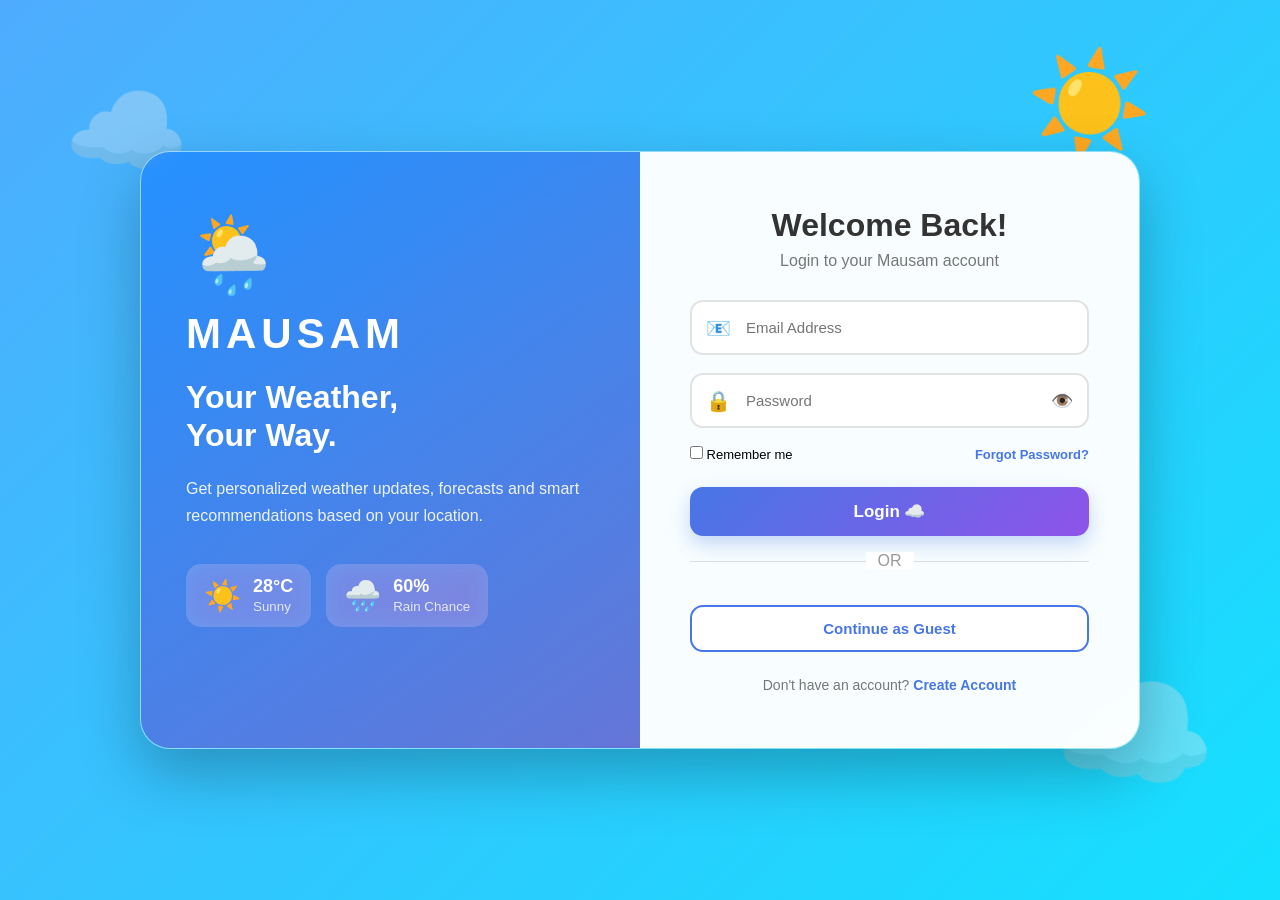
<file: index.html>
<!DOCTYPE html>
<html lang="en">
<head>
    <meta charset="UTF-8">
    <meta name="viewport" content="width=device-width, initial-scale=1.0">

    <title>Mausam - Login</title>
    <link rel="icon" href="https://cdn-icons-png.flaticon.com/128/12607/12607703.png">

    <link rel="stylesheet" href="login.css">
</head>

<body>

    <!-- Background Weather Decorations -->
    <div class="cloud cloud1">☁️</div>
    <div class="cloud cloud2">☁️</div>
    <div class="sun">☀️</div>

    <div class="login-wrapper">

        <!-- Left Side -->
        <div class="welcome-section">

            <div class="weather-icon">
                🌦️
            </div>

            <h1>MAUSAM</h1>

            <h2>Your Weather,<br>
                Your Way.</h2>

            <p>
                Get personalized weather updates,
                forecasts and smart recommendations
                based on your location.
            </p>

            <div class="weather-cards">

                <div class="mini-card">
                    <span>☀️</span>
                    <div>
                        <b>28°C</b>
                        <small>Sunny</small>
                    </div>
                </div>

                <div class="mini-card">
                    <span>🌧️</span>
                    <div>
                        <b>60%</b>
                        <small>Rain Chance</small>
                    </div>
                </div>

            </div>

        </div>


        <!-- Login Card -->
        <div class="login-card">

            <div class="mobile-logo">
                🌦️
            </div>

            <h2>Welcome Back!</h2>

            <p class="login-text">
                Login to your Mausam account
            </p>


            <form id="loginForm">

                <!-- Email -->
                <div class="input-box">

                    <span>📧</span>

                    <input
                        type="email"
                        id="email"
                        placeholder="Email Address"
                        required
                    >

                </div>


                <!-- Password -->
                <div class="input-box">

                    <span>🔒</span>

                    <input
                        type="password"
                        id="password"
                        placeholder="Password"
                        required
                    >

                    <button
                        type="button"
                        class="show-password"
                        onclick="togglePassword()">
                        👁️
                    </button>

                </div>


                <div class="login-options">

                    <label>
                        <input type="checkbox">
                        Remember me
                    </label>

                    <a href="forgot-password.html">
                        Forgot Password?
                    </a>

                </div>


                <button
                    type="submit"
                    class="login-btn">

                    Login ☁️

                </button>


                <p id="message"></p>

            </form>


            <div class="separator">
                <span>OR</span>
            </div>


            <button
                class="guest-btn"
                onclick="continueAsGuest()">

                Continue as Guest

            </button>


            <p class="signup-text">

                Don't have an account?

                <a href="register.html">
                    Create Account
                </a>

            </p>

        </div>

    </div>


    <script src="login.js"></script>

</body>
</html>
</file>
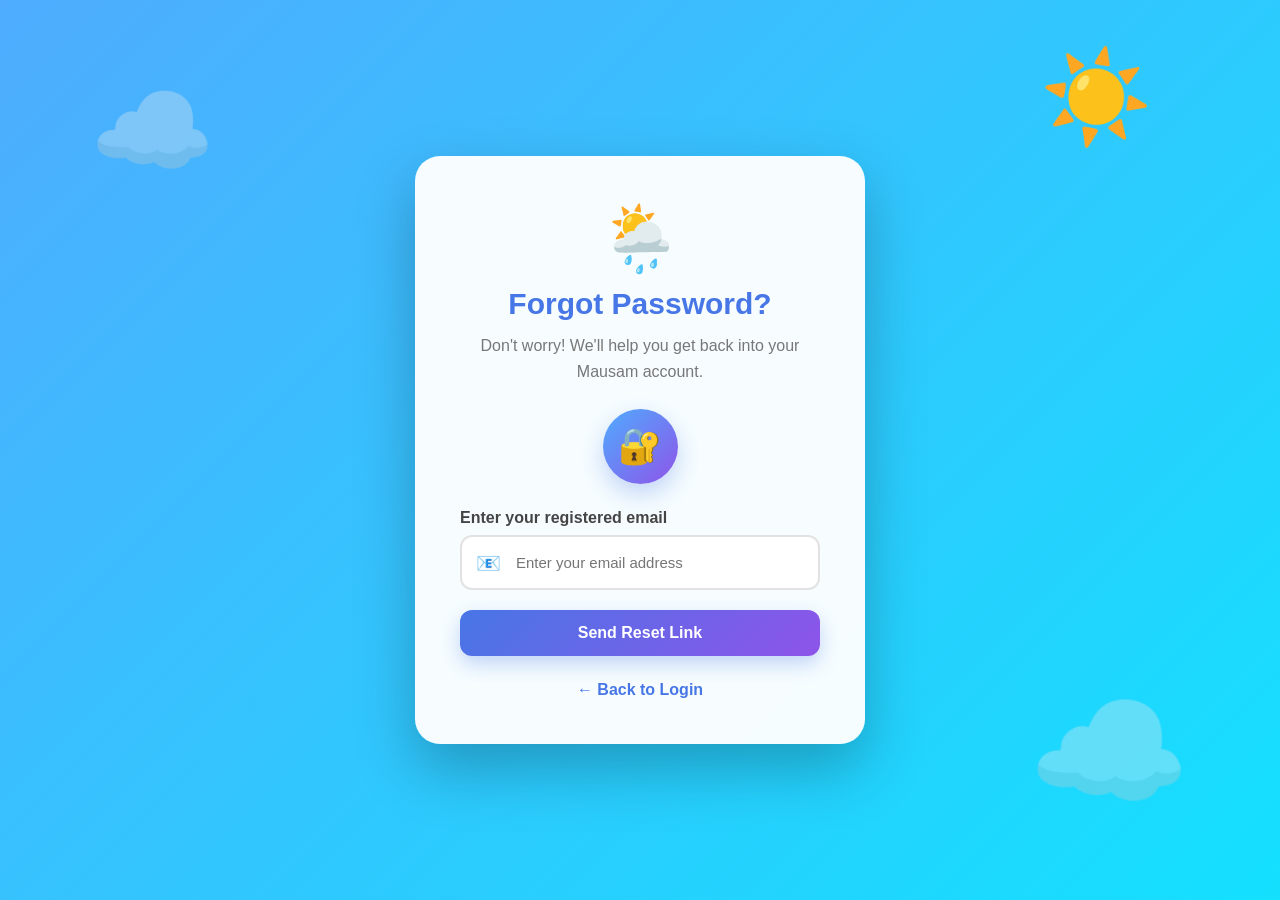
<file: forgot-password.html>
<!DOCTYPE html>
<html lang="en">

<head>

    <meta charset="UTF-8">

    <meta name="viewport"
          content="width=device-width, initial-scale=1.0">

    <title>Mausam - Forgot Password</title>
    <link rel="icon" href="https://cdn-icons-png.flaticon.com/128/12607/12607703.png">

    <link rel="stylesheet"
          href="forgot-password.css">

</head>

<body>

    <!-- Weather Background -->

    <div class="cloud cloud-one">☁️</div>

    <div class="cloud cloud-two">☁️</div>

    <div class="sun">☀️</div>


    <div class="page-container">

        <div class="forgot-card">

            <!-- Logo -->

            <div class="logo">
                🌦️
            </div>

            <h1>Forgot Password?</h1>

            <p class="subtitle">
                Don't worry! We'll help you get back
                into your Mausam account.
            </p>


            <!-- Email Icon -->

            <div class="big-icon">
                🔐
            </div>


            <form id="forgotForm">

                <label for="email">
                    Enter your registered email
                </label>

                <div class="input-box">

                    <span>📧</span>

                    <input
                        type="email"
                        id="email"
                        placeholder="Enter your email address"
                        required
                    >

                </div>


                <button type="submit">
                    Send Reset Link
                </button>

            </form>


            <p id="message"></p>


            <div class="back-login">

                <a href="login.html">
                    ← Back to Login
                </a>

            </div>

        </div>

    </div>


    <script src="forgot-password.js"></script>

</body>

</html>
</file>
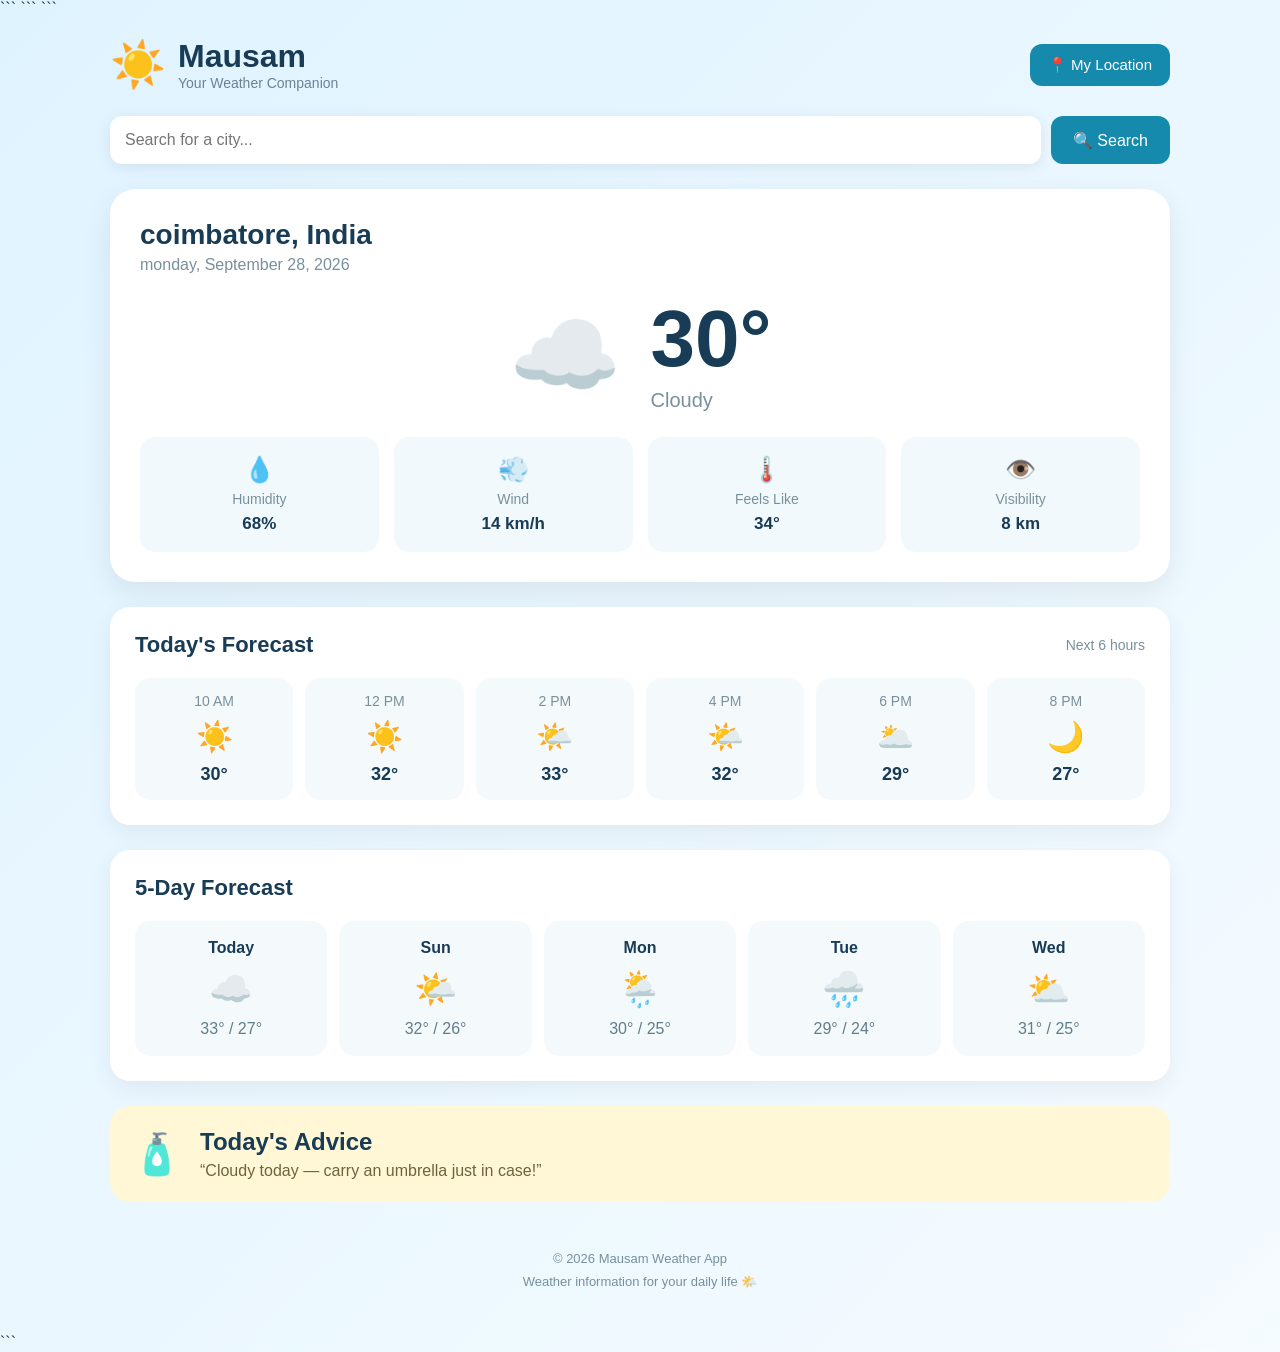
<file: home.html>
<!DOCTYPE html>

<html lang="en">
<head>
    <meta charset="UTF-8">
    <meta name="viewport" content="width=device-width, initial-scale=1.0">
    <title>Mausam - Weather App</title>
    <link rel="icon" href="https://cdn-icons-png.flaticon.com/128/12607/12607703.png">

```
<link rel="stylesheet" href="style.css">
```

</head>

<body>

```
<div class="app">

    <!-- Header -->
    <header class="header">
        <div class="logo">
            <span>☀️</span>
            <div>
                <h1>Mausam</h1>
                <p>Your Weather Companion</p>
            </div>
        </div>

        <button class="location-btn" onclick="getLocation()">
            📍 My Location
        </button>
    </header>

    <!-- Search -->
    <section class="search-section">
        <input
            type="text"
            id="cityInput"
            placeholder="Search for a city..."
        >
        <button onclick="searchWeather()">🔍 Search</button>
    </section>

    <!-- Current Weather -->
    <main>

        <section class="weather-card">

            <div class="location">
                <h2 id="cityName">coimbatore, India</h2>
                <p id="date">monday, September 28, 2026</p>
            </div>

            <div class="current-weather">

                <div class="weather-icon" id="weatherIcon">
                    ☁️
                </div>

                <div class="temperature">
                    <h3 id="temperature">30°</h3>
                    <p id="condition">Cloudy</p>
                </div>

            </div>

            <div class="weather-details">

                <div class="detail">
                    <span>💧</span>
                    <p>Humidity</p>
                    <strong id="humidity">68%</strong>
                </div>

                <div class="detail">
                    <span>💨</span>
                    <p>Wind</p>
                    <strong id="wind">14 km/h</strong>
                </div>

                <div class="detail">
                    <span>🌡️</span>
                    <p>Feels Like</p>
                    <strong id="feels">34°</strong>
                </div>

                <div class="detail">
                    <span>👁️</span>
                    <p>Visibility</p>
                    <strong id="visibility">8 km</strong>
                </div>

            </div>

        </section>

        <!-- Today's Forecast -->
        <section class="forecast-section">

            <div class="section-title">
                <h2>Today's Forecast</h2>
                <span>Next 6 hours</span>
            </div>

            <div class="hourly-forecast">

                <div class="forecast-item">
                    <p>10 AM</p>
                    <span>☀️</span>
                    <strong>30°</strong>
                </div>

                <div class="forecast-item">
                    <p>12 PM</p>
                    <span>☀️</span>
                    <strong>32°</strong>
                </div>

                <div class="forecast-item">
                    <p>2 PM</p>
                    <span>🌤️</span>
                    <strong>33°</strong>
                </div>

                <div class="forecast-item">
                    <p>4 PM</p>
                    <span>🌤️</span>
                    <strong>32°</strong>
                </div>

                <div class="forecast-item">
                    <p>6 PM</p>
                    <span>🌥️</span>
                    <strong>29°</strong>
                </div>

                <div class="forecast-item">
                    <p>8 PM</p>
                    <span>🌙</span>
                    <strong>27°</strong>
                </div>

            </div>

        </section>

        <!-- 5 Day Forecast -->
        <section class="forecast-section">

            <div class="section-title">
                <h2>5-Day Forecast</h2>
            </div>

            <div class="daily-forecast">

                <div class="day">
                    <strong>Today</strong>
                    <span>☁️</span>
                    <p>33° / 27°</p>
                </div>

                <div class="day">
                    <strong>Sun</strong>
                    <span>🌤️</span>
                    <p>32° / 26°</p>
                </div>

                <div class="day">
                    <strong>Mon</strong>
                    <span>🌦️</span>
                    <p>30° / 25°</p>
                </div>

                <div class="day">
                    <strong>Tue</strong>
                    <span>🌧️</span>
                    <p>29° / 24°</p>
                </div>

                <div class="day">
                    <strong>Wed</strong>
                    <span>⛅</span>
                    <p>31° / 25°</p>
                </div>

            </div>

        </section>

        <!-- Weather Advice -->
        <section class="advice-card">
            <div>
                <span class="advice-icon">🧴</span>
            </div>

            <div>
                <h2>Today's Advice</h2>
                <p>
                    “Cloudy today — carry an umbrella just in case!”
                </p>
            </div>
        </section>

    </main>

    <!-- Footer -->
    <footer>
        <p>© 2026 Mausam Weather App</p>
        <p>Weather information for your daily life 🌤️</p>
    </footer>

</div>

<script src="script.js"></script>
```

</body>
</html>
</file>
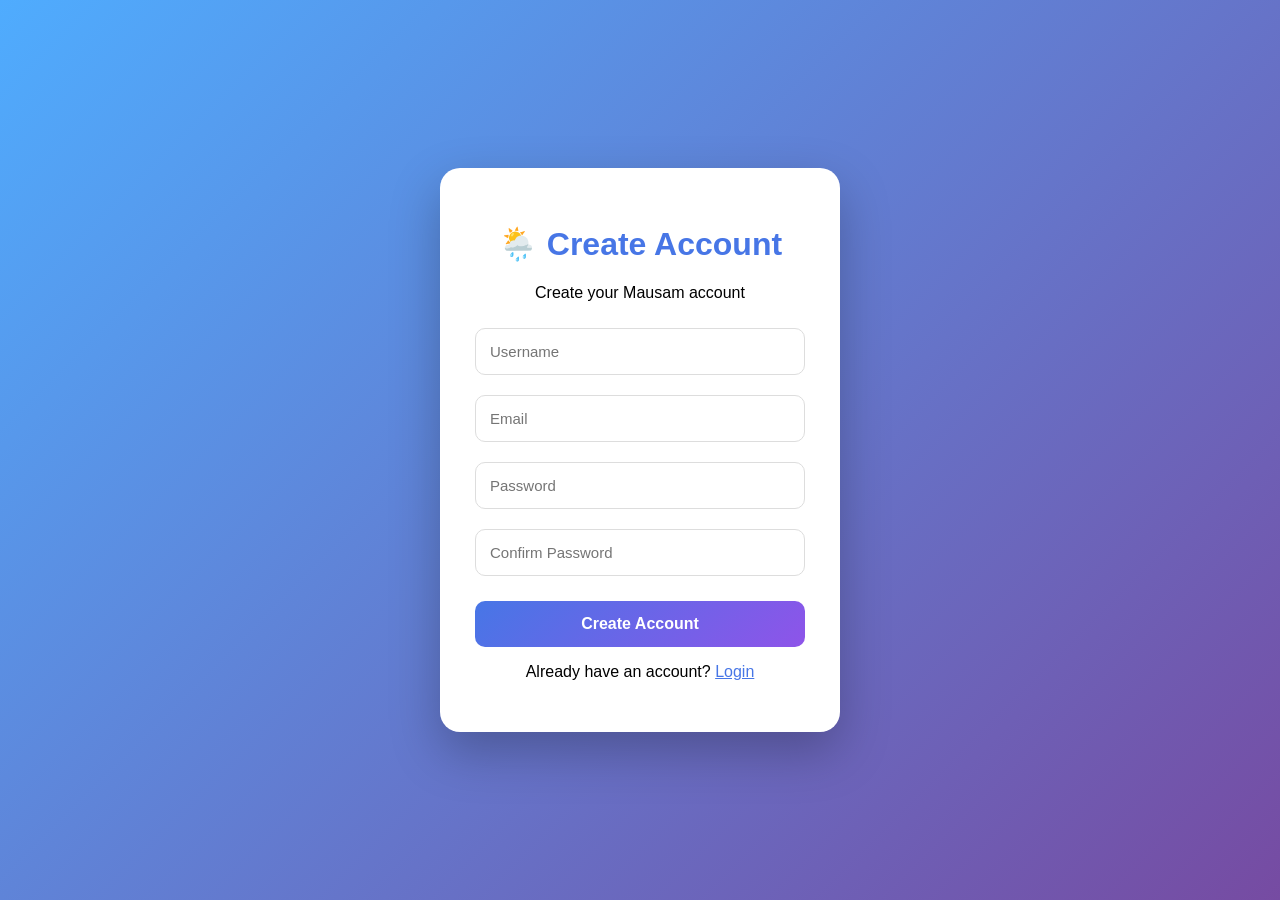
<file: register.html>
<!DOCTYPE html>
<html lang="en">

<head>

    <meta charset="UTF-8">

    <meta name="viewport"
          content="width=device-width, initial-scale=1.0">

    <title>Mausam - Create Account</title>
    <link rel="icon" href="https://cdn-icons-png.flaticon.com/128/12607/12607703.png">

    <style>

        * {
            box-sizing: border-box;
        }

        body {
            margin: 0;

            min-height: 100vh;

            display: flex;

            justify-content: center;

            align-items: center;

            font-family: Arial;

            background:
                linear-gradient(
                    135deg,
                    #4facfe,
                    #764ba2
                );
        }

        .card {

            width: 400px;

            padding: 35px;

            background: white;

            border-radius: 20px;

            box-shadow:
                0 20px 50px
                rgba(0,0,0,0.25);

        }

        h1 {

            text-align: center;

            color: #4776e6;

        }

        input {

            width: 100%;

            padding: 14px;

            margin: 10px 0;

            border: 1px solid #ddd;

            border-radius: 10px;

            font-size: 15px;

        }

        button {

            width: 100%;

            padding: 14px;

            margin-top: 15px;

            border: none;

            border-radius: 10px;

            background:
                linear-gradient(
                    135deg,
                    #4776e6,
                    #8e54e9
                );

            color: white;

            font-size: 16px;

            font-weight: bold;

            cursor: pointer;

        }

        p {

            text-align: center;

        }

        a {

            color: #4776e6;

        }

    </style>

</head>


<body>

    <div class="card">

        <h1>🌦️ Create Account</h1>

        <p>Create your Mausam account</p>


        <form id="registerForm">

            <input
                type="text"
                id="username"
                placeholder="Username"
                required
            >

            <input
                type="email"
                id="email"
                placeholder="Email"
                required
            >

            <input
                type="password"
                id="password"
                placeholder="Password"
                required
            >

            <input
                type="password"
                id="confirmPassword"
                placeholder="Confirm Password"
                required
            >

            <button type="submit">
                Create Account
            </button>

        </form>


        <p id="message"></p>


        <p>

            Already have an account?

            <a href="login.html">
                Login
            </a>

        </p>

    </div>


    <script src="register.js"></script>

</body>

</html>
</file>
<file: login.css>
* {
    margin: 0;
    padding: 0;
    box-sizing: border-box;
}

body {
    min-height: 100vh;

    font-family: "Segoe UI", Arial, sans-serif;

    background:
        linear-gradient(
            135deg,
            #4facfe,
            #00f2fe,
            #667eea,
            #764ba2
        );

    background-size: 400% 400%;

    animation: gradientMove 12s ease infinite;

    display: flex;
    align-items: center;
    justify-content: center;

    overflow: hidden;
}


/* Background Animation */

@keyframes gradientMove {

    0% {
        background-position: 0% 50%;
    }

    50% {
        background-position: 100% 50%;
    }

    100% {
        background-position: 0% 50%;
    }

}


/* Clouds */

.cloud {
    position: absolute;

    font-size: 100px;

    opacity: 0.35;

    animation: cloudMove 15s linear infinite;
}

.cloud1 {
    top: 8%;
    left: 5%;
}

.cloud2 {
    bottom: 10%;
    right: 5%;

    font-size: 130px;

    animation-delay: 3s;
}


@keyframes cloudMove {

    0% {
        transform: translateX(0);
    }

    50% {
        transform: translateX(50px);
    }

    100% {
        transform: translateX(0);
    }

}


/* Sun */

.sun {

    position: absolute;

    top: 5%;
    right: 10%;

    font-size: 100px;

    animation: sunRotate 10s linear infinite;
}

@keyframes sunRotate {

    from {
        transform: rotate(0deg);
    }

    to {
        transform: rotate(360deg);
    }

}


/* Main Wrapper */

.login-wrapper {

    width: 90%;
    max-width: 1000px;

    display: flex;

    border-radius: 30px;

    overflow: hidden;

    background: rgba(255, 255, 255, 0.18);

    backdrop-filter: blur(20px);

    box-shadow:
        0 25px 60px rgba(0, 0, 0, 0.25);

    border: 1px solid rgba(255, 255, 255, 0.3);

    z-index: 2;
}


/* Welcome Section */

.welcome-section {

    width: 50%;

    padding: 60px 45px;

    color: white;

    background:
        linear-gradient(
            145deg,
            rgba(0, 120, 255, 0.65),
            rgba(111, 66, 193, 0.65)
        );
}


.weather-icon {

    font-size: 75px;

    margin-bottom: 10px;

    animation: float 3s ease-in-out infinite;
}


@keyframes float {

    0%, 100% {
        transform: translateY(0);
    }

    50% {
        transform: translateY(-12px);
    }

}


.welcome-section h1 {

    font-size: 42px;

    letter-spacing: 5px;

    margin-bottom: 20px;
}


.welcome-section h2 {

    font-size: 32px;

    line-height: 1.2;

    margin-bottom: 20px;
}


.welcome-section p {

    font-size: 16px;

    line-height: 1.7;

    opacity: 0.9;

    max-width: 400px;
}


/* Mini Weather Cards */

.weather-cards {

    display: flex;

    gap: 15px;

    margin-top: 35px;
}


.mini-card {

    display: flex;

    align-items: center;

    gap: 12px;

    padding: 12px 18px;

    border-radius: 15px;

    background: rgba(255, 255, 255, 0.2);

    backdrop-filter: blur(10px);
}


.mini-card span {

    font-size: 30px;
}


.mini-card b {

    display: block;

    font-size: 18px;
}


.mini-card small {

    opacity: 0.8;
}


/* Login Card */

.login-card {

    width: 50%;

    padding: 55px 50px;

    background: rgba(255, 255, 255, 0.96);

    text-align: center;
}


.mobile-logo {

    display: none;
}


.login-card h2 {

    font-size: 32px;

    color: #333;

    margin-bottom: 8px;
}


.login-text {

    color: #777;

    margin-bottom: 30px;
}


/* Input */

.input-box {

    display: flex;

    align-items: center;

    gap: 10px;

    margin-bottom: 18px;

    padding: 4px 14px;

    border: 2px solid #e2e2e2;

    border-radius: 13px;

    transition: 0.3s;

    background: white;
}


.input-box:focus-within {

    border-color: #4facfe;

    box-shadow:
        0 0 0 4px rgba(79, 172, 254, 0.12);
}


.input-box span {

    font-size: 20px;
}


.input-box input {

    width: 100%;

    border: none;

    outline: none;

    padding: 13px 5px;

    font-size: 15px;
}


.show-password {

    border: none;

    background: transparent;

    cursor: pointer;

    font-size: 18px;
}


/* Options */

.login-options {

    display: flex;

    justify-content: space-between;

    align-items: center;

    font-size: 13px;

    margin-bottom: 25px;
}


.login-options a {

    color: #4776e6;

    text-decoration: none;

    font-weight: 600;
}


/* Login Button */

.login-btn {

    width: 100%;

    padding: 14px;

    border: none;

    border-radius: 13px;

    color: white;

    font-size: 17px;

    font-weight: bold;

    cursor: pointer;

    background:
        linear-gradient(
            135deg,
            #4776e6,
            #8e54e9
        );

    box-shadow:
        0 8px 20px rgba(71, 118, 230, 0.3);

    transition: 0.3s;
}


.login-btn:hover {

    transform: translateY(-2px);

    box-shadow:
        0 12px 25px rgba(71, 118, 230, 0.4);
}


/* Message */

#message {

    margin-top: 12px;

    font-size: 14px;
}


/* Separator */

.separator {

    margin: 25px 0;

    border-top: 1px solid #ddd;

    position: relative;
}


.separator span {

    position: relative;

    top: -10px;

    padding: 0 12px;

    background: white;

    color: #999;
}


/* Guest */

.guest-btn {

    width: 100%;

    padding: 13px;

    border: 2px solid #4776e6;

    border-radius: 13px;

    background: white;

    color: #4776e6;

    font-size: 15px;

    font-weight: bold;

    cursor: pointer;

    transition: 0.3s;
}


.guest-btn:hover {

    background: #4776e6;

    color: white;
}


/* Signup */

.signup-text {

    margin-top: 25px;

    color: #777;

    font-size: 14px;
}


.signup-text a {

    color: #4776e6;

    font-weight: bold;

    text-decoration: none;
}


/* Mobile */

@media (max-width: 800px) {

    .login-wrapper {

        max-width: 450px;
    }

    .welcome-section {

        display: none;
    }

    .login-card {

        width: 100%;

        padding: 40px 30px;
    }

    .mobile-logo {

        display: block;

        font-size: 60px;

        margin-bottom: 10px;
    }

}


@media (max-width: 450px) {

    .login-wrapper {

        width: 94%;
    }

    .login-card {

        padding: 35px 20px;
    }

    .login-card h2 {

        font-size: 27px;
    }

}
</file>
<file: forgot-password.css>
* {
    margin: 0;
    padding: 0;
    box-sizing: border-box;
}


body {

    min-height: 100vh;

    font-family: "Segoe UI", Arial, sans-serif;

    display: flex;

    justify-content: center;

    align-items: center;

    overflow: hidden;

    background:
        linear-gradient(
            135deg,
            #4facfe,
            #00f2fe,
            #667eea,
            #764ba2
        );

    background-size: 400% 400%;

    animation: backgroundMove 12s ease infinite;

}


/* Background */

@keyframes backgroundMove {

    0% {
        background-position: 0% 50%;
    }

    50% {
        background-position: 100% 50%;
    }

    100% {
        background-position: 0% 50%;
    }

}


/* Clouds */

.cloud {

    position: absolute;

    font-size: 100px;

    opacity: 0.35;

    animation: cloudMove 8s ease-in-out infinite;

}


.cloud-one {

    top: 8%;

    left: 7%;

}


.cloud-two {

    bottom: 8%;

    right: 7%;

    font-size: 130px;

    animation-delay: 2s;

}


@keyframes cloudMove {

    0%,
    100% {
        transform: translateX(0);
    }

    50% {
        transform: translateX(35px);
    }

}


/* Sun */

.sun {

    position: absolute;

    top: 5%;

    right: 10%;

    font-size: 90px;

    animation: rotateSun 12s linear infinite;

}


@keyframes rotateSun {

    from {
        transform: rotate(0deg);
    }

    to {
        transform: rotate(360deg);
    }

}


/* Container */

.page-container {

    width: 100%;

    padding: 20px;

    display: flex;

    justify-content: center;

    align-items: center;

    position: relative;

    z-index: 2;

}


/* Card */

.forgot-card {

    width: 100%;

    max-width: 450px;

    padding: 45px;

    background: rgba(255, 255, 255, 0.96);

    border-radius: 25px;

    text-align: center;

    box-shadow:
        0 25px 60px rgba(0, 0, 0, 0.25);

    animation: cardAppear 0.7s ease;

}


@keyframes cardAppear {

    from {

        opacity: 0;

        transform: translateY(30px);

    }

    to {

        opacity: 1;

        transform: translateY(0);

    }

}


/* Logo */

.logo {

    font-size: 65px;

    margin-bottom: 10px;

}


h1 {

    color: #4776e6;

    font-size: 30px;

    margin-bottom: 12px;

}


.subtitle {

    color: #777;

    line-height: 1.6;

    margin-bottom: 25px;

}


/* Lock Icon */

.big-icon {

    width: 75px;

    height: 75px;

    margin: 0 auto 25px;

    border-radius: 50%;

    display: flex;

    align-items: center;

    justify-content: center;

    font-size: 35px;

    background:
        linear-gradient(
            135deg,
            #4facfe,
            #8e54e9
        );

    box-shadow:
        0 10px 25px
        rgba(71, 118, 230, 0.3);

}


/* Label */

label {

    display: block;

    text-align: left;

    font-weight: 600;

    color: #444;

    margin-bottom: 8px;

}


/* Input */

.input-box {

    display: flex;

    align-items: center;

    gap: 10px;

    border: 2px solid #e2e2e2;

    border-radius: 12px;

    padding: 4px 14px;

    background: white;

    transition: 0.3s;

}


.input-box:focus-within {

    border-color: #4facfe;

    box-shadow:
        0 0 0 4px
        rgba(79, 172, 254, 0.12);

}


.input-box span {

    font-size: 20px;

}


.input-box input {

    width: 100%;

    border: none;

    outline: none;

    padding: 13px 5px;

    font-size: 15px;

}


/* Button */

button {

    width: 100%;

    margin-top: 20px;

    padding: 14px;

    border: none;

    border-radius: 12px;

    background:
        linear-gradient(
            135deg,
            #4776e6,
            #8e54e9
        );

    color: white;

    font-size: 16px;

    font-weight: bold;

    cursor: pointer;

    transition: 0.3s;

    box-shadow:
        0 8px 20px
        rgba(71, 118, 230, 0.3);

}


button:hover {

    transform: translateY(-2px);

    box-shadow:
        0 12px 25px
        rgba(71, 118, 230, 0.4);

}


/* Message */

#message {

    margin-top: 15px;

    font-size: 14px;

}


/* Back Login */

.back-login {

    margin-top: 25px;

}


.back-login a {

    color: #4776e6;

    text-decoration: none;

    font-weight: bold;

}


.back-login a:hover {

    text-decoration: underline;

}


/* Mobile */

@media (max-width: 500px) {

    .forgot-card {

        padding: 35px 25px;

    }

    h1 {

        font-size: 26px;

    }

    .sun {

        font-size: 60px;

    }

    .cloud {

        font-size: 70px;

    }

}
</file>
<file: style.css>
* {
  margin: 0;
  padding: 0;
  box-sizing: border-box;
  }

body {
font-family: Arial, sans-serif;
background: linear-gradient(135deg, #dff3ff, #f5fbff);
color: #183b56;
min-height: 100vh;
}

.app {
width: 100%;
max-width: 1100px;
margin: auto;
padding: 20px;
}

/* Header */

.header {
display: flex;
justify-content: space-between;
align-items: center;
margin-bottom: 25px;
}

.logo {
display: flex;
align-items: center;
gap: 12px;
}

.logo > span {
font-size: 45px;
}

.logo h1 {
font-size: 32px;
}

.logo p {
color: #6b8294;
font-size: 14px;
}

.location-btn {
border: none;
background: #168aad;
color: white;
padding: 12px 18px;
border-radius: 12px;
cursor: pointer;
font-size: 15px;
}

.location-btn:hover {
background: #116f8b;
}

/* Search */

.search-section {
display: flex;
gap: 10px;
margin-bottom: 25px;
}

.search-section input {
flex: 1;
padding: 15px;
border: none;
border-radius: 12px;
font-size: 16px;
outline: none;
box-shadow: 0 3px 15px rgba(0, 0, 0, 0.08);
}

.search-section button {
border: none;
background: #168aad;
color: white;
padding: 0 22px;
border-radius: 12px;
cursor: pointer;
font-size: 16px;
}

/* Current weather */

.weather-card {
background: white;
border-radius: 25px;
padding: 30px;
box-shadow: 0 10px 30px rgba(0, 0, 0, 0.08);
margin-bottom: 25px;
}

.location h2 {
font-size: 28px;
}

.location p {
color: #78909c;
margin-top: 5px;
}

.current-weather {
display: flex;
justify-content: center;
align-items: center;
gap: 30px;
margin: 25px 0;
}

.weather-icon {
font-size: 90px;
}

.temperature h3 {
font-size: 80px;
line-height: 1;
}

.temperature p {
font-size: 20px;
color: #78909c;
margin-top: 10px;
}

.weather-details {
display: grid;
grid-template-columns: repeat(4, 1fr);
gap: 15px;
}

.detail {
background: #f2f9fc;
padding: 18px;
border-radius: 15px;
text-align: center;
}

.detail span {
font-size: 25px;
}

.detail p {
color: #78909c;
margin: 7px 0;
font-size: 14px;
}

.detail strong {
font-size: 17px;
}

/* Forecast */

.forecast-section {
background: white;
border-radius: 20px;
padding: 25px;
margin-bottom: 25px;
box-shadow: 0 8px 25px rgba(0, 0, 0, 0.06);
}

.section-title {
display: flex;
justify-content: space-between;
align-items: center;
margin-bottom: 20px;
}

.section-title h2 {
font-size: 22px;
}

.section-title span {
color: #78909c;
font-size: 14px;
}

.hourly-forecast {
display: grid;
grid-template-columns: repeat(6, 1fr);
gap: 12px;
}

.forecast-item {
text-align: center;
background: #f4fafc;
padding: 15px 8px;
border-radius: 15px;
}

.forecast-item p {
color: #78909c;
font-size: 14px;
margin-bottom: 10px;
}

.forecast-item span {
display: block;
font-size: 30px;
margin-bottom: 10px;
}

.forecast-item strong {
font-size: 18px;
}

/* Daily */

.daily-forecast {
display: grid;
grid-template-columns: repeat(5, 1fr);
gap: 12px;
}

.day {
background: #f4fafc;
padding: 18px 8px;
border-radius: 15px;
text-align: center;
}

.day strong {
display: block;
margin-bottom: 12px;
}

.day span {
font-size: 35px;
display: block;
margin-bottom: 10px;
}

.day p {
color: #607d8b;
}

/* Advice */

.advice-card {
display: flex;
align-items: center;
gap: 18px;
background: #fff7d6;
padding: 22px;
border-radius: 20px;
margin-bottom: 25px;
}

.advice-icon {
font-size: 40px;
}

.advice-card h2 {
margin-bottom: 6px;
}

.advice-card p {
color: #6d633e;
}

/* Footer */

footer {
text-align: center;
padding: 20px;
color: #78909c;
font-size: 13px;
line-height: 1.8;
}

/* Mobile */

@media (max-width: 700px) {

```
.app {
    padding: 15px;
}

.header {
    align-items: flex-start;
}

.logo h1 {
    font-size: 25px;
}

.logo > span {
    font-size: 35px;
}

.location-btn {
    padding: 9px 12px;
    font-size: 12px;
}

.search-section {
    flex-direction: column;
}

.search-section button {
    padding: 12px;
}

.current-weather {
    gap: 10px;
}

.weather-icon {
    font-size: 65px;
}

.temperature h3 {
    font-size: 60px;
}

.weather-details {
    grid-template-columns: repeat(2, 1fr);
}

.hourly-forecast {
    grid-template-columns: repeat(3, 1fr);
}

.daily-forecast {
    grid-template-columns: 1fr;
}

.day {
    display: flex;
    justify-content: space-between;
    align-items: center;
    padding: 12px 18px;
}

.day strong,
.day span {
    margin: 0;
}
```

}
</file>
